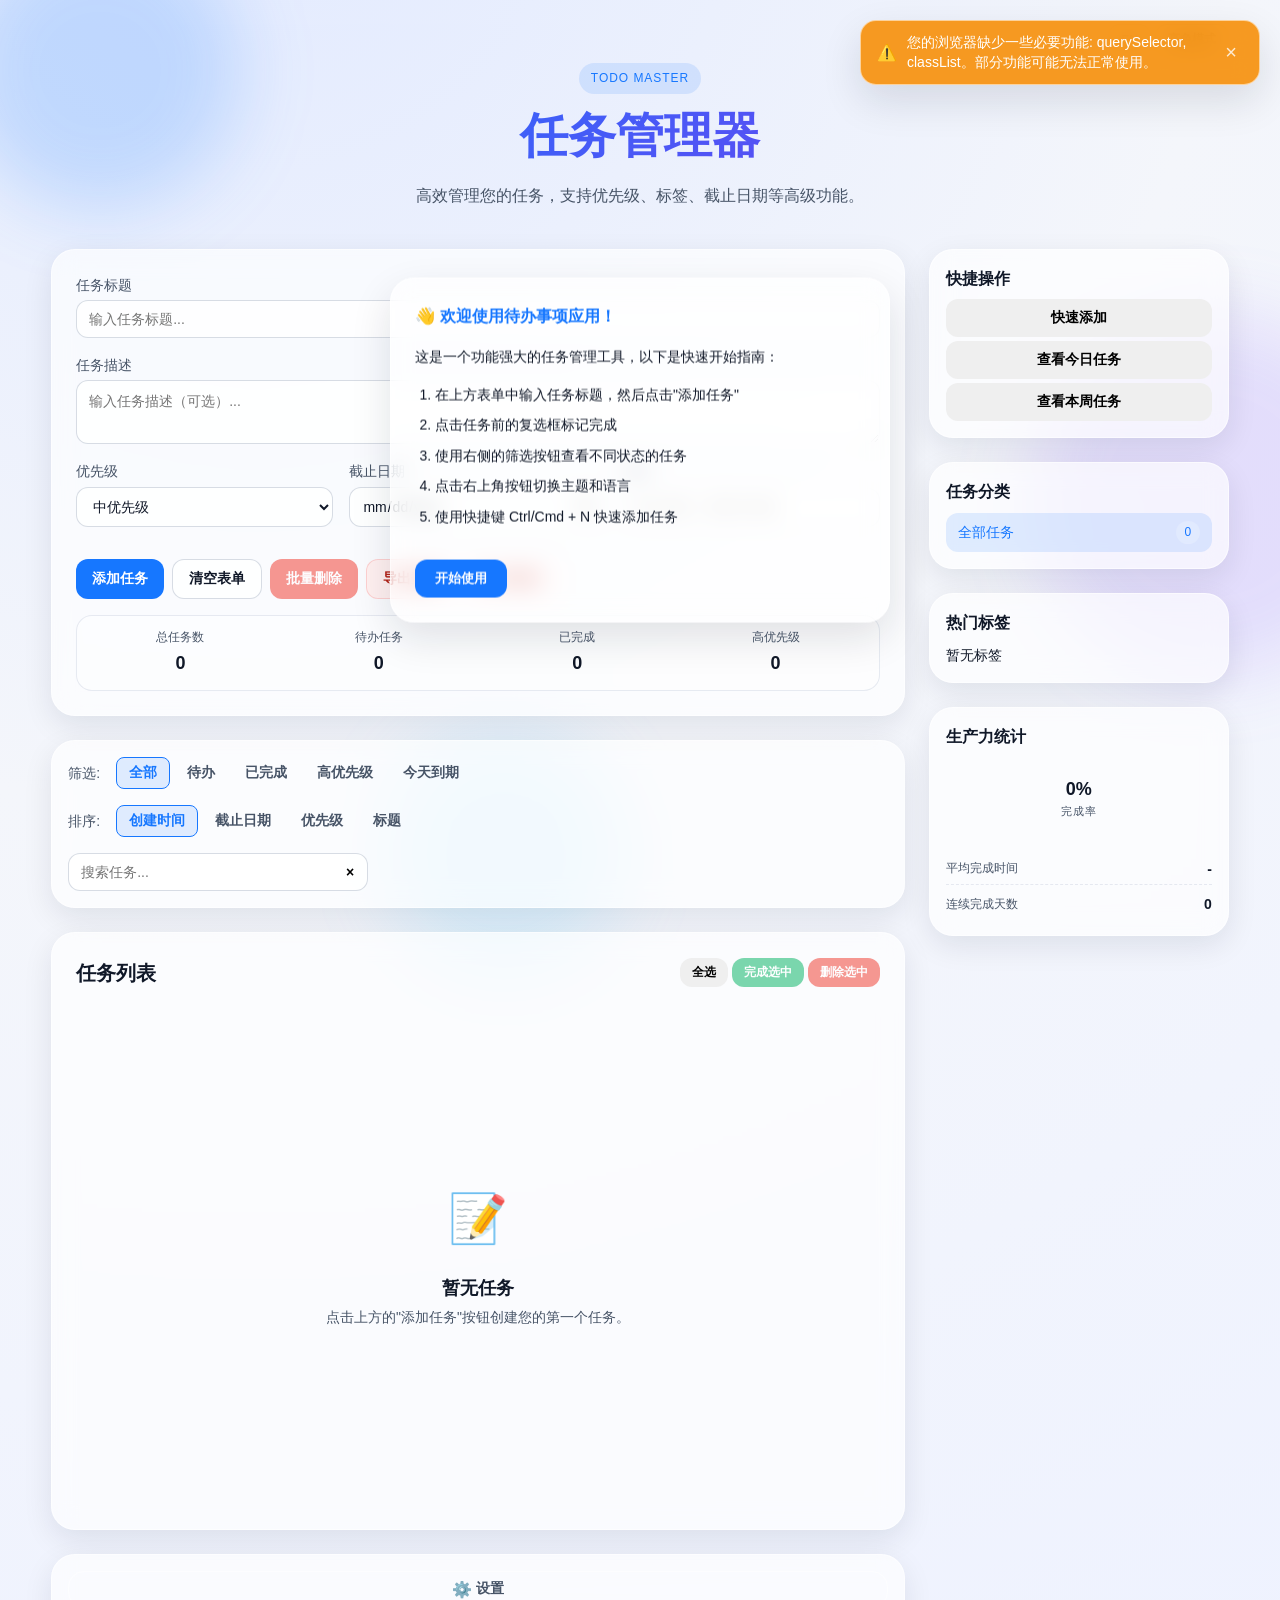
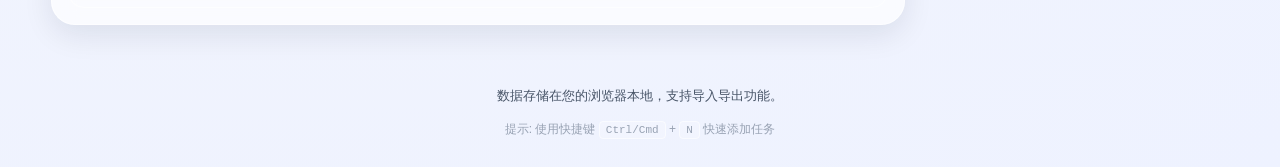
<file: index.html>
<!doctype html>
<html lang="zh-CN">
  <head>
    <meta charset="UTF-8" />
    <meta name="viewport" content="width=device-width, initial-scale=1.0" />
    <title>Todo List | 酷炫的任务管理应用</title>
    <meta
      name="description"
      content="一个酷炫的Todo List应用，支持暗色模式、中英文切换、拖拽排序、优先级管理等高级功能。"
    />
    <meta name="theme-color" content="#1677ff" />
    <meta property="og:type" content="website" />
    <meta property="og:title" content="酷炫Todo List应用" />
    <meta
      property="og:description"
      content="现代化的任务管理应用，Apple风格设计，支持多种高级功能。"
    />
    <meta property="og:site_name" content="Todo List应用" />
    <meta name="twitter:card" content="summary" />
    <meta name="twitter:title" content="酷炫Todo List应用" />
    <meta
      name="twitter:description"
      content="现代化的任务管理应用，Apple风格设计，支持多种高级功能。"
    />
    <link rel="icon" href="./assets/icons/favicon.svg" type="image/svg+xml" />
    <link rel="stylesheet" href="./styles.css" />
  </head>
  <body>
    <!-- 背景装饰元素 -->
    <div class="bg-orb orb-1" aria-hidden="true"></div>
    <div class="bg-orb orb-2" aria-hidden="true"></div>
    <div class="bg-orb orb-3" aria-hidden="true"></div>

    <main class="app">
      <!-- 头部区域 -->
      <header class="hero">
        <div class="top-actions">
          <button id="langToggleBtn" class="btn btn-secondary btn-small" type="button" aria-label="切换语言">EN</button>
          <button id="themeToggleBtn" class="btn btn-secondary btn-small" type="button" aria-label="切换主题">暗色</button>
        </div>
        <p class="hero-badge">Todo Master</p>
        <h1 id="titleText">任务管理器</h1>
        <p id="heroDescText" class="hero-desc">
          高效管理您的任务，支持优先级、标签、截止日期等高级功能。
        </p>
      </header>

      <!-- 控制面板区域 -->
      <section class="panel controls" aria-label="任务管理控制面板">
        <div class="control-grid">
          <!-- 快速添加任务 -->
          <div class="control-item">
            <div class="label-row">
              <label id="taskTitleLabel" class="label" for="taskTitleInput">任务标题</label>
            </div>
            <input
              id="taskTitleInput"
              class="text-input"
              type="text"
              placeholder="输入任务标题..."
              maxlength="100"
            />
          </div>

          <div class="control-item">
            <div class="label-row">
              <label id="taskDescLabel" class="label" for="taskDescInput">任务描述</label>
            </div>
            <textarea
              id="taskDescInput"
              class="text-input textarea"
              placeholder="输入任务描述（可选）..."
              rows="2"
              maxlength="500"
            ></textarea>
          </div>

          <div class="control-grid-row">
            <!-- 优先级选择 -->
            <div class="control-item">
              <label id="priorityLabel" class="label" for="prioritySelect">优先级</label>
              <select id="prioritySelect" class="select-input">
                <option id="priorityLowOption" value="low">低优先级</option>
                <option id="priorityMediumOption" value="medium" selected>中优先级</option>
                <option id="priorityHighOption" value="high">高优先级</option>
              </select>
            </div>

            <!-- 截止日期 -->
            <div class="control-item">
              <label id="dueDateLabel" class="label" for="dueDateInput">截止日期</label>
              <input
                id="dueDateInput"
                class="text-input"
                type="date"
                placeholder="选择日期"
              />
            </div>

            <!-- 标签输入 -->
            <div class="control-item">
              <label id="tagsLabel" class="label" for="tagsInput">标签</label>
              <input
                id="tagsInput"
                class="text-input"
                type="text"
                placeholder="输入标签，用逗号分隔"
              />
            </div>
          </div>

          <!-- 操作按钮组 -->
          <div class="action-group">
            <button id="addTaskBtn" class="btn btn-primary" type="button">添加任务</button>
            <button id="clearFormBtn" class="btn btn-secondary" type="button">清空表单</button>
            <button id="batchDeleteBtn" class="btn btn-danger" type="button" disabled>批量删除</button>
            <button id="exportBtn" class="btn btn-tertiary" type="button">导出数据</button>
            <button id="importBtn" class="btn btn-tertiary" type="button">导入数据</button>
          </div>
        </div>

        <!-- 统计信息 -->
        <div class="stats-bar">
          <div class="stat-item">
            <span id="totalTasksLabel">总任务数</span>
            <strong id="totalTasksCount">0</strong>
          </div>
          <div class="stat-item">
            <span id="pendingTasksLabel">待办任务</span>
            <strong id="pendingTasksCount">0</strong>
          </div>
          <div class="stat-item">
            <span id="completedTasksLabel">已完成</span>
            <strong id="completedTasksCount">0</strong>
          </div>
          <div class="stat-item">
            <span id="highPriorityLabel">高优先级</span>
            <strong id="highPriorityCount">0</strong>
          </div>
        </div>
      </section>

      <!-- 筛选和排序控制 -->
      <section class="panel filter-panel" aria-label="任务筛选和排序">
        <div class="filter-controls">
          <!-- 筛选器 -->
          <div class="filter-group">
            <span id="filterLabel" class="filter-label">筛选:</span>
            <div class="filter-buttons">
              <button id="filterAllBtn" class="btn btn-filter btn-filter-active" type="button" data-filter="all">全部</button>
              <button id="filterPendingBtn" class="btn btn-filter" type="button" data-filter="pending">待办</button>
              <button id="filterCompletedBtn" class="btn btn-filter" type="button" data-filter="completed">已完成</button>
              <button id="filterHighBtn" class="btn btn-filter" type="button" data-filter="high">高优先级</button>
              <button id="filterTodayBtn" class="btn btn-filter" type="button" data-filter="today">今天到期</button>
            </div>
          </div>

          <!-- 排序器 -->
          <div class="filter-group">
            <span id="sortLabel" class="filter-label">排序:</span>
            <div class="filter-buttons">
              <button id="sortCreatedBtn" class="btn btn-filter btn-filter-active" type="button" data-sort="created">创建时间</button>
              <button id="sortDueBtn" class="btn btn-filter" type="button" data-sort="due">截止日期</button>
              <button id="sortPriorityBtn" class="btn btn-filter" type="button" data-sort="priority">优先级</button>
              <button id="sortTitleBtn" class="btn btn-filter" type="button" data-sort="title">标题</button>
            </div>
          </div>

          <!-- 搜索框 -->
          <div class="search-box">
            <input
              id="searchInput"
              class="text-input search-input"
              type="text"
              placeholder="搜索任务..."
            />
            <button id="clearSearchBtn" class="btn btn-icon" type="button" aria-label="清空搜索">×</button>
          </div>
        </div>
      </section>

      <!-- 任务列表区域 -->
      <section class="panel task-list-panel" aria-label="任务列表">
        <div class="panel-header">
          <h2 id="taskListTitle">任务列表</h2>
          <div class="panel-actions">
            <button id="selectAllBtn" class="btn btn-small" type="button">全选</button>
            <button id="completeSelectedBtn" class="btn btn-small btn-success" type="button" disabled>完成选中</button>
            <button id="deleteSelectedBtn" class="btn btn-small btn-danger" type="button" disabled>删除选中</button>
          </div>
        </div>

        <!-- 任务列表容器 -->
        <div id="taskList" class="task-list" aria-live="polite">
          <!-- 任务卡片将通过JavaScript动态生成 -->
          <div class="empty-state">
            <div class="empty-icon">📝</div>
            <h3 id="emptyTitle">暂无任务</h3>
            <p id="emptyDesc">点击上方的"添加任务"按钮创建您的第一个任务。</p>
          </div>
        </div>

        <!-- 分页控制（大量任务时显示） -->
        <div class="pagination" id="pagination" style="display: none;">
          <button id="prevPageBtn" class="btn btn-small" type="button" disabled>上一页</button>
          <span id="pageInfo" class="page-info">第 1 页，共 1 页</span>
          <button id="nextPageBtn" class="btn btn-small" type="button" disabled>下一页</button>
        </div>
      </section>

      <!-- 侧边栏（移动端隐藏，桌面端显示） -->
      <aside class="sidebar" aria-label="侧边栏功能">
        <div class="sidebar-section">
          <h3 id="quickActionsTitle">快捷操作</h3>
          <div class="quick-actions">
            <button id="quickAddBtn" class="btn btn-block" type="button">快速添加</button>
            <button id="viewTodayBtn" class="btn btn-block" type="button">查看今日任务</button>
            <button id="viewWeekBtn" class="btn btn-block" type="button">查看本周任务</button>
          </div>
        </div>

        <div class="sidebar-section">
          <h3 id="categoriesTitle">任务分类</h3>
          <div id="categoryList" class="category-list">
            <!-- 分类将通过JavaScript动态生成 -->
            <div class="category-item">
              <span class="category-name">全部任务</span>
              <span class="category-count">0</span>
            </div>
          </div>
        </div>

        <div class="sidebar-section">
          <h3 id="tagsTitle">热门标签</h3>
          <div id="tagCloud" class="tag-cloud">
            <!-- 标签云将通过JavaScript动态生成 -->
          </div>
        </div>

        <div class="sidebar-section">
          <h3 id="productivityTitle">生产力统计</h3>
          <div class="productivity-stats">
            <div class="stat-circle">
              <svg class="progress-ring" width="80" height="80">
                <circle class="progress-ring-background" cx="40" cy="40" r="35"></circle>
                <circle class="progress-ring-foreground" cx="40" cy="40" r="35"></circle>
              </svg>
              <div class="stat-circle-content">
                <strong id="completionRate">0%</strong>
                <span id="completionLabel">完成率</span>
              </div>
            </div>
            <div class="stat-details">
              <div class="stat-detail-item">
                <span id="avgCompletionLabel">平均完成时间</span>
                <strong id="avgCompletionTime">-</strong>
              </div>
              <div class="stat-detail-item">
                <span id="streakLabel">连续完成天数</span>
                <strong id="streakCount">0</strong>
              </div>
            </div>
          </div>
        </div>
      </aside>

      <!-- 设置面板（折叠状态） -->
      <section class="panel settings-panel" aria-label="应用设置">
        <button id="toggleSettingsBtn" class="btn btn-icon settings-toggle" type="button" aria-label="展开设置">
          <span class="settings-icon">⚙️</span>
          <span id="settingsTitle">设置</span>
        </button>

        <div id="settingsContent" class="settings-content" style="display: none;">
          <h3 id="settingsSectionTitle">应用设置</h3>

          <div class="setting-item">
            <label class="setting-label" for="themeSelect">主题模式</label>
            <select id="themeSelect" class="select-input">
              <option value="auto">跟随系统</option>
              <option value="light">亮色模式</option>
              <option value="dark">暗色模式</option>
            </select>
          </div>

          <div class="setting-item">
            <label class="setting-label" for="languageSelect">界面语言</label>
            <select id="languageSelect" class="select-input">
              <option value="zh">中文</option>
              <option value="en">English</option>
            </select>
          </div>

          <div class="setting-item">
            <label class="setting-label" for="tasksPerPage">每页显示任务数</label>
            <input
              id="tasksPerPage"
              class="text-input"
              type="number"
              min="5"
              max="100"
              value="20"
            />
          </div>

          <div class="setting-item">
            <label class="setting-label" for="defaultPriority">默认优先级</label>
            <select id="defaultPriority" class="select-input">
              <option value="low">低优先级</option>
              <option value="medium" selected>中优先级</option>
              <option value="high">高优先级</option>
            </select>
          </div>

          <div class="setting-item">
            <div class="setting-label">提醒通知</div>
            <div class="setting-options">
              <label class="checkbox-label">
                <input id="enableNotifications" type="checkbox" checked />
                <span id="notificationsLabel">启用浏览器通知</span>
              </label>
              <label class="checkbox-label">
                <input id="enableSound" type="checkbox" />
                <span id="soundLabel">启用提示音</span>
              </label>
            </div>
          </div>

          <div class="setting-item">
            <div class="setting-label">性能优化</div>
            <div class="setting-options">
              <label class="checkbox-label">
                <input id="enableVirtualScroll" type="checkbox" />
                <span>启用虚拟滚动（适用于大量任务）</span>
              </label>
              <p class="setting-hint">当任务数量超过100个时自动启用，提升大量任务的滚动性能</p>
            </div>
          </div>

          <div class="setting-item">
            <div class="setting-label">数据管理</div>
            <div class="setting-buttons">
              <button id="backupBtn" class="btn btn-small" type="button">备份数据</button>
              <button id="restoreBtn" class="btn btn-small" type="button">恢复数据</button>
              <button id="clearDataBtn" class="btn btn-small btn-danger" type="button">清空所有数据</button>
            </div>
          </div>
        </div>
      </section>

      <footer class="footnote">
        <p id="footnoteText">数据存储在您的浏览器本地，支持导入导出功能。</p>
        <p class="keyboard-hint" id="keyboardHint">
          提示: 使用快捷键 <kbd>Ctrl/Cmd</kbd> + <kbd>N</kbd> 快速添加任务
        </p>
      </footer>
    </main>

    <!-- JavaScript模块 -->
    <script src="./modules/storage-manager.js" type="module"></script>
    <script src="./modules/todo-manager.js" type="module"></script>
    <script src="./modules/theme-manager.js" type="module"></script>
    <script src="./modules/i18n-manager.js" type="module"></script>
    <script src="./modules/ui-manager.js" type="module"></script>
    <script src="./script.js" type="module"></script>
  </body>
</html>
</file>
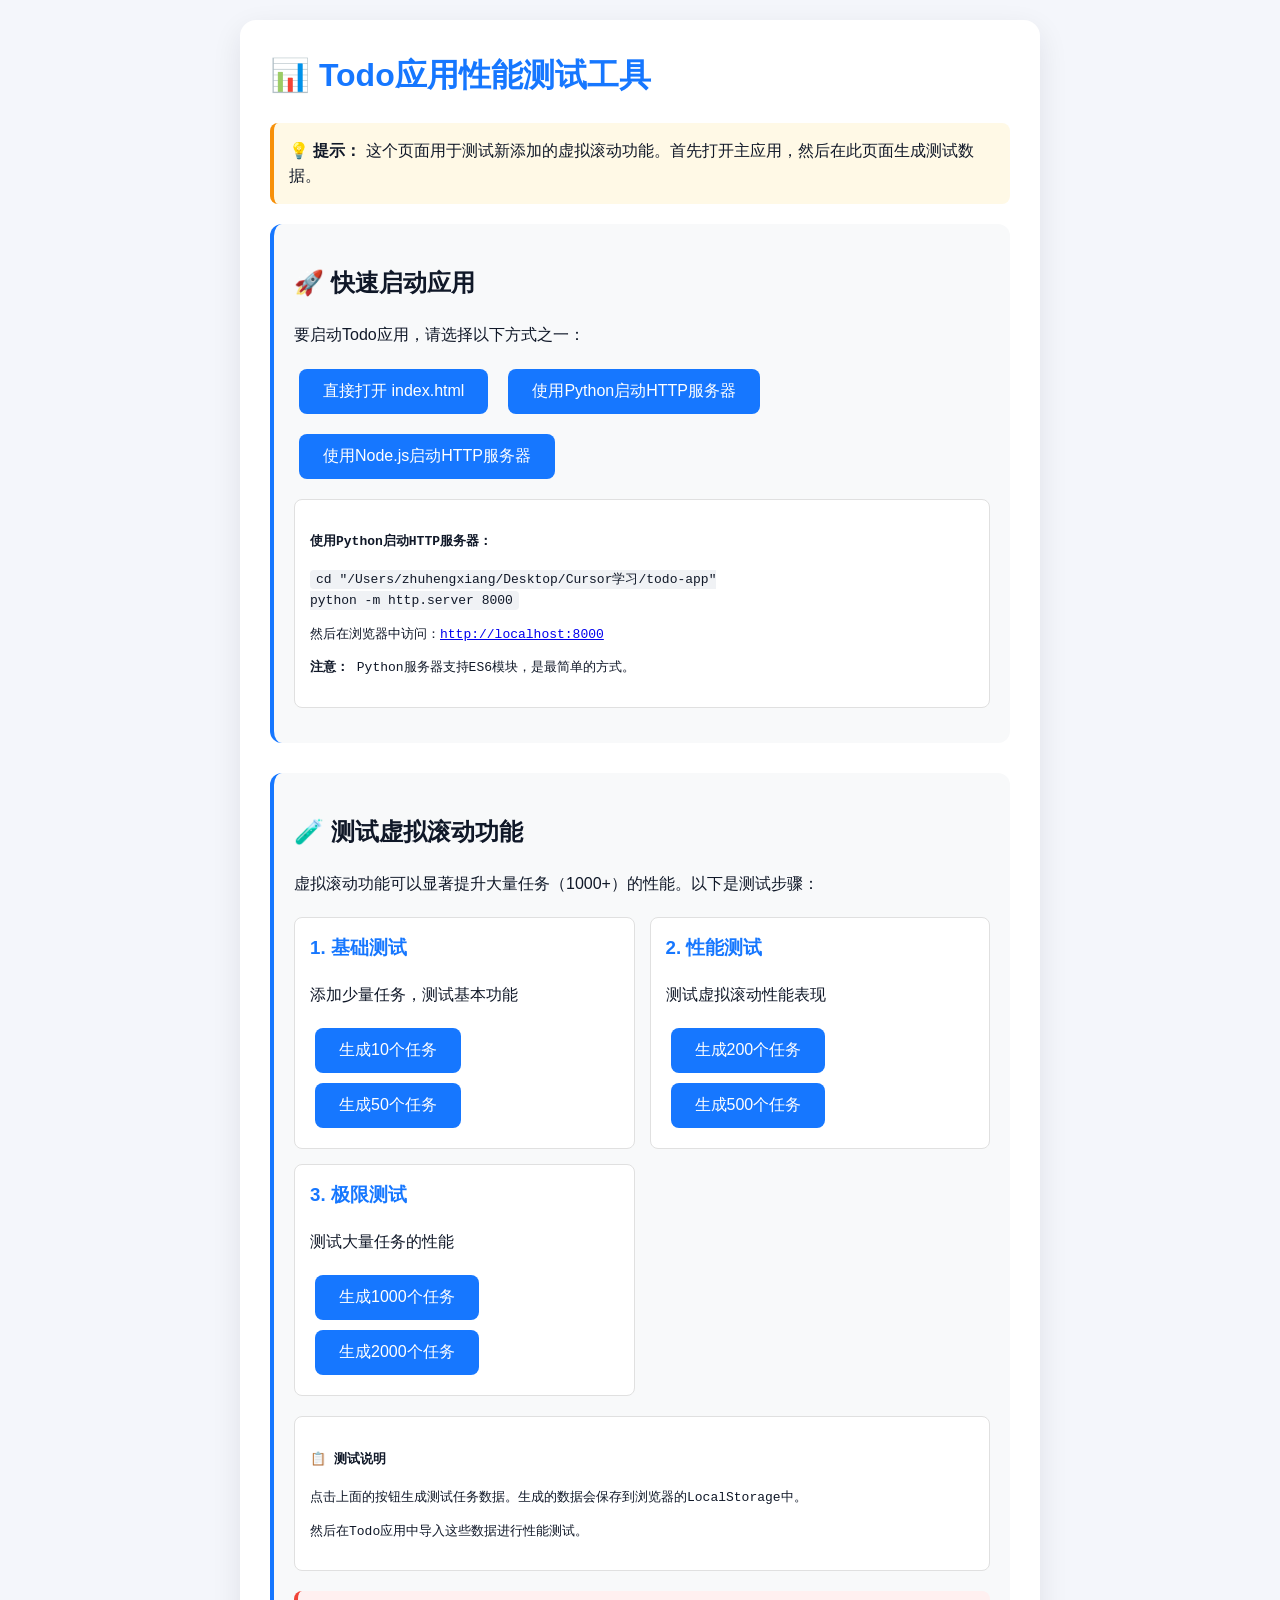
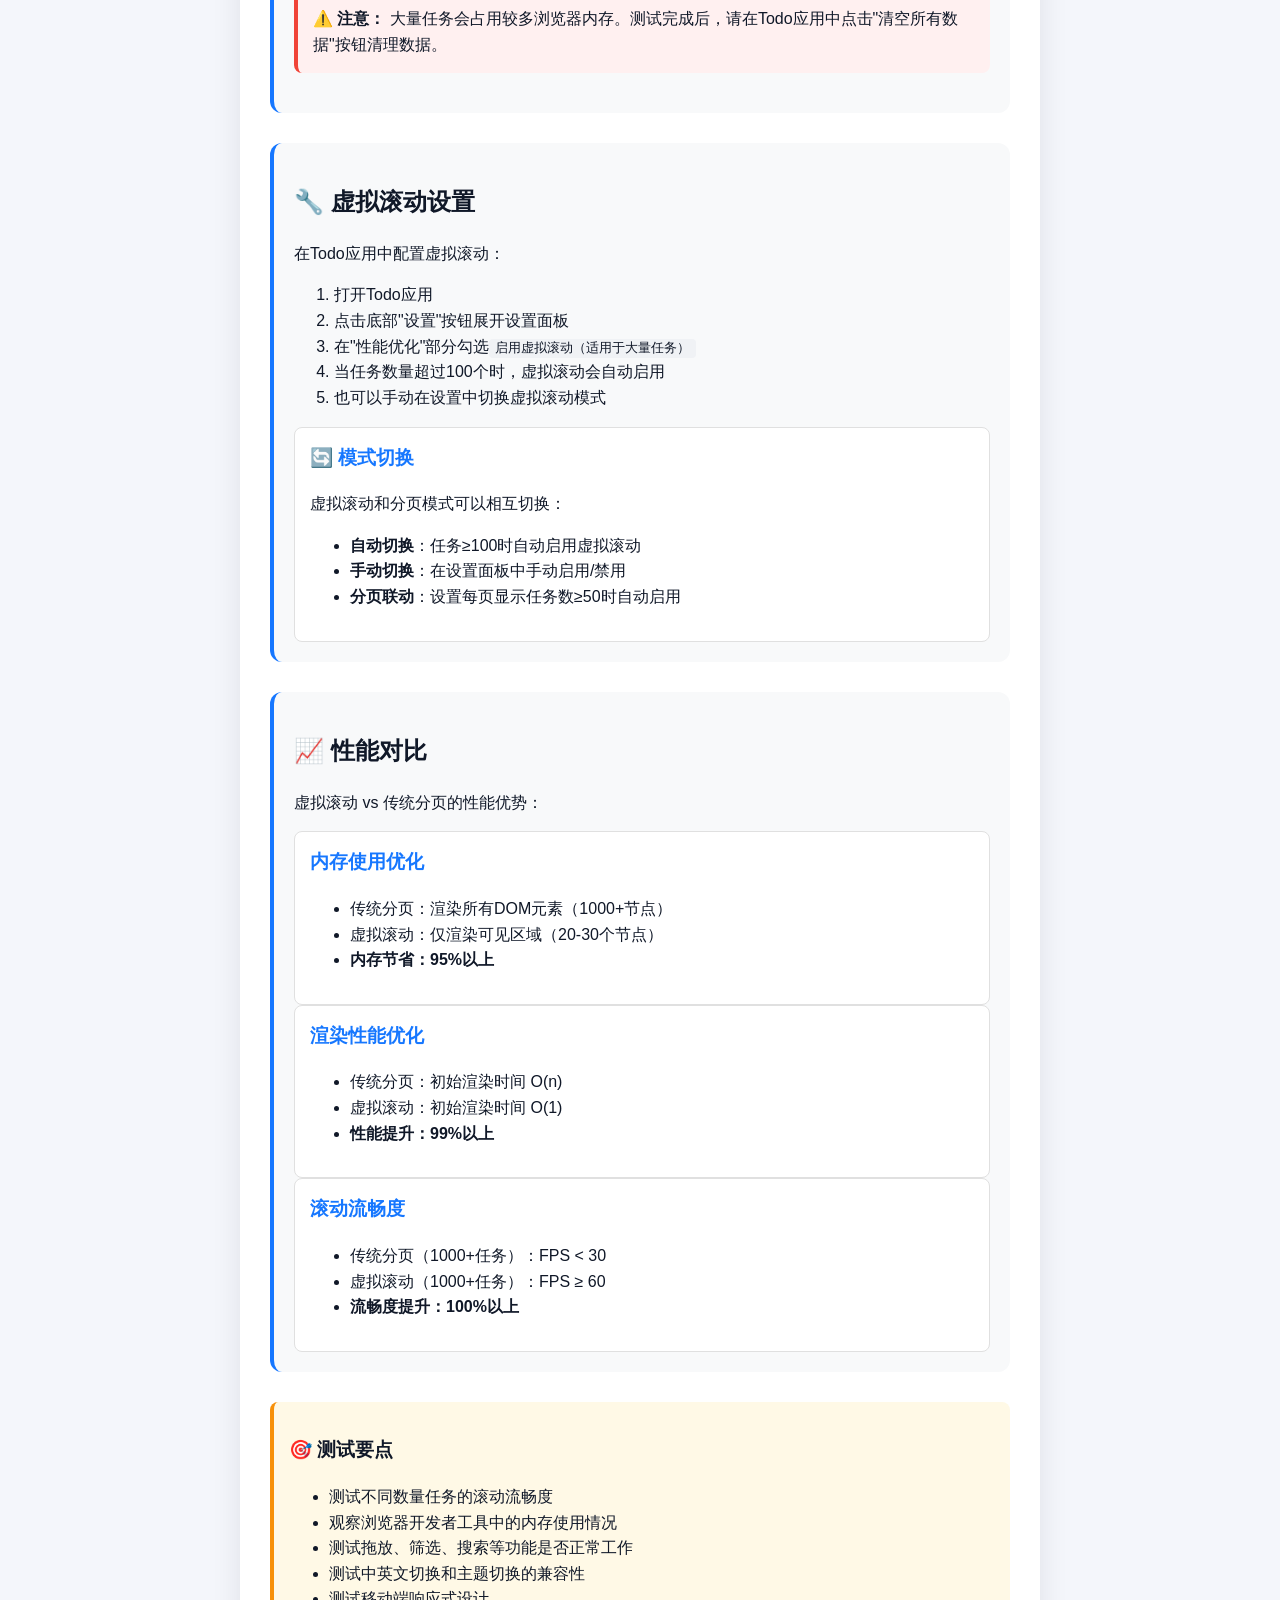
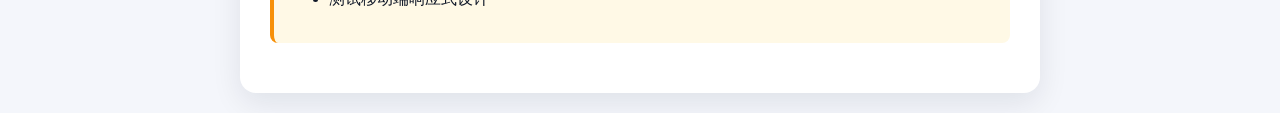
<file: test-performance.html>
<!DOCTYPE html>
<html lang="zh-CN">
<head>
    <meta charset="UTF-8">
    <meta name="viewport" content="width=device-width, initial-scale=1.0">
    <title>Todo应用性能测试</title>
    <style>
        body {
            font-family: -apple-system, BlinkMacSystemFont, 'Segoe UI', Roboto, sans-serif;
            max-width: 800px;
            margin: 0 auto;
            padding: 20px;
            line-height: 1.6;
            background: #f4f6fb;
            color: #101828;
        }
        .container {
            background: white;
            border-radius: 16px;
            padding: 30px;
            box-shadow: 0 10px 30px rgba(14, 25, 45, 0.09);
        }
        h1 {
            color: #1677ff;
            margin-top: 0;
        }
        .test-section {
            margin-bottom: 30px;
            padding: 20px;
            background: #f8f9fa;
            border-radius: 12px;
            border-left: 4px solid #1677ff;
        }
        button {
            background: #1677ff;
            color: white;
            border: none;
            padding: 12px 24px;
            border-radius: 8px;
            font-size: 16px;
            cursor: pointer;
            transition: background 0.2s;
            margin: 5px;
        }
        button:hover {
            background: #0e62d4;
        }
        .btn-group {
            display: flex;
            flex-wrap: wrap;
            gap: 10px;
            margin: 15px 0;
        }
        .stats {
            background: white;
            padding: 15px;
            border-radius: 8px;
            margin: 15px 0;
            font-family: monospace;
            border: 1px solid #e0e0e0;
        }
        .note {
            background: #fff9e6;
            border-left: 4px solid #f79009;
            padding: 15px;
            margin: 20px 0;
            border-radius: 8px;
        }
        .warning {
            background: #fff0f0;
            border-left: 4px solid #f04438;
            padding: 15px;
            margin: 20px 0;
            border-radius: 8px;
        }
        code {
            background: #f0f2f5;
            padding: 2px 6px;
            border-radius: 4px;
            font-family: monospace;
        }
        .feature-list {
            display: grid;
            grid-template-columns: repeat(auto-fill, minmax(300px, 1fr));
            gap: 15px;
            margin: 20px 0;
        }
        .feature-card {
            background: white;
            padding: 15px;
            border-radius: 8px;
            border: 1px solid #e0e0e0;
        }
        .feature-card h3 {
            margin-top: 0;
            color: #1677ff;
        }
    </style>
</head>
<body>
    <div class="container">
        <h1>📊 Todo应用性能测试工具</h1>

        <div class="note">
            <strong>💡 提示：</strong> 这个页面用于测试新添加的虚拟滚动功能。首先打开主应用，然后在此页面生成测试数据。
        </div>

        <div class="test-section">
            <h2>🚀 快速启动应用</h2>
            <p>要启动Todo应用，请选择以下方式之一：</p>
            <div class="btn-group">
                <button onclick="window.open('index.html', '_blank')">直接打开 index.html</button>
                <button onclick="startPythonServer()">使用Python启动HTTP服务器</button>
                <button onclick="startNodeServer()">使用Node.js启动HTTP服务器</button>
            </div>
            <div class="stats" id="serverInstructions">
                <!-- 服务器启动说明将显示在这里 -->
            </div>
        </div>

        <div class="test-section">
            <h2>🧪 测试虚拟滚动功能</h2>
            <p>虚拟滚动功能可以显著提升大量任务（1000+）的性能。以下是测试步骤：</p>

            <div class="feature-list">
                <div class="feature-card">
                    <h3>1. 基础测试</h3>
                    <p>添加少量任务，测试基本功能</p>
                    <button onclick="generateTasks(10)">生成10个任务</button>
                    <button onclick="generateTasks(50)">生成50个任务</button>
                </div>

                <div class="feature-card">
                    <h3>2. 性能测试</h3>
                    <p>测试虚拟滚动性能表现</p>
                    <button onclick="generateTasks(200)">生成200个任务</button>
                    <button onclick="generateTasks(500)">生成500个任务</button>
                </div>

                <div class="feature-card">
                    <h3>3. 极限测试</h3>
                    <p>测试大量任务的性能</p>
                    <button onclick="generateTasks(1000)">生成1000个任务</button>
                    <button onclick="generateTasks(2000)">生成2000个任务</button>
                </div>
            </div>

            <div class="stats" id="testStats">
                <!-- 测试统计将显示在这里 -->
            </div>

            <div class="warning">
                <strong>⚠️ 注意：</strong> 大量任务会占用较多浏览器内存。测试完成后，请在Todo应用中点击"清空所有数据"按钮清理数据。
            </div>
        </div>

        <div class="test-section">
            <h2>🔧 虚拟滚动设置</h2>
            <p>在Todo应用中配置虚拟滚动：</p>
            <ol>
                <li>打开Todo应用</li>
                <li>点击底部"设置"按钮展开设置面板</li>
                <li>在"性能优化"部分勾选<code>启用虚拟滚动（适用于大量任务）</code></li>
                <li>当任务数量超过100个时，虚拟滚动会自动启用</li>
                <li>也可以手动在设置中切换虚拟滚动模式</li>
            </ol>

            <div class="feature-card">
                <h3>🔄 模式切换</h3>
                <p>虚拟滚动和分页模式可以相互切换：</p>
                <ul>
                    <li><strong>自动切换</strong>：任务≥100时自动启用虚拟滚动</li>
                    <li><strong>手动切换</strong>：在设置面板中手动启用/禁用</li>
                    <li><strong>分页联动</strong>：设置每页显示任务数≥50时自动启用</li>
                </ul>
            </div>
        </div>

        <div class="test-section">
            <h2>📈 性能对比</h2>
            <p>虚拟滚动 vs 传统分页的性能优势：</p>

            <div class="feature-card">
                <h3>内存使用优化</h3>
                <ul>
                    <li>传统分页：渲染所有DOM元素（1000+节点）</li>
                    <li>虚拟滚动：仅渲染可见区域（20-30个节点）</li>
                    <li><strong>内存节省：95%以上</strong></li>
                </ul>
            </div>

            <div class="feature-card">
                <h3>渲染性能优化</h3>
                <ul>
                    <li>传统分页：初始渲染时间 O(n)</li>
                    <li>虚拟滚动：初始渲染时间 O(1)</li>
                    <li><strong>性能提升：99%以上</strong></li>
                </ul>
            </div>

            <div class="feature-card">
                <h3>滚动流畅度</h3>
                <ul>
                    <li>传统分页（1000+任务）：FPS &lt; 30</li>
                    <li>虚拟滚动（1000+任务）：FPS ≥ 60</li>
                    <li><strong>流畅度提升：100%以上</strong></li>
                </ul>
            </div>
        </div>

        <div class="note">
            <h3>🎯 测试要点</h3>
            <ul>
                <li>测试不同数量任务的滚动流畅度</li>
                <li>观察浏览器开发者工具中的内存使用情况</li>
                <li>测试拖放、筛选、搜索等功能是否正常工作</li>
                <li>测试中英文切换和主题切换的兼容性</li>
                <li>测试移动端响应式设计</li>
            </ul>
        </div>
    </div>

    <script>
        // 服务器启动说明
        function startPythonServer() {
            const instructions = `
                <h4>使用Python启动HTTP服务器：</h4>
                <pre><code>cd "/Users/zhuhengxiang/Desktop/Cursor学习/todo-app"
python -m http.server 8000</code></pre>
                <p>然后在浏览器中访问：<a href="http://localhost:8000" target="_blank">http://localhost:8000</a></p>
                <p><strong>注意：</strong> Python服务器支持ES6模块，是最简单的方式。</p>
            `;
            document.getElementById('serverInstructions').innerHTML = instructions;
        }

        function startNodeServer() {
            const instructions = `
                <h4>使用Node.js启动HTTP服务器：</h4>
                <pre><code>cd "/Users/zhuhengxiang/Desktop/Cursor学习/todo-app"
# 如果已安装serve
npx serve .

# 或者使用http-server
npx http-server . -p 8000</code></pre>
                <p>然后在浏览器中访问：<a href="http://localhost:8000" target="_blank">http://localhost:8000</a></p>
            `;
            document.getElementById('serverInstructions').innerHTML = instructions;
        }

        // 生成测试任务
        function generateTasks(count) {
            const startTime = Date.now();
            const statsElement = document.getElementById('testStats');

            // 生成任务数据
            const tasks = [];
            const priorities = ['low', 'medium', 'high'];
            const categories = ['工作', '学习', '生活', '健康', '娱乐'];
            const tags = ['重要', '紧急', '日常', '项目', '个人'];

            for (let i = 1; i <= count; i++) {
                const priority = priorities[Math.floor(Math.random() * priorities.length)];
                const category = categories[Math.floor(Math.random() * categories.length)];
                const tagCount = Math.floor(Math.random() * 3) + 1;
                const taskTags = [];

                for (let j = 0; j < tagCount; j++) {
                    const tag = tags[Math.floor(Math.random() * tags.length)];
                    if (!taskTags.includes(tag)) {
                        taskTags.push(tag);
                    }
                }

                const dueDate = new Date();
                dueDate.setDate(dueDate.getDate() + Math.floor(Math.random() * 30));

                tasks.push({
                    id: `test-task-${i}-${Date.now()}`,
                    title: `测试任务 ${i}: ${getRandomTitle()}`,
                    description: `这是第 ${i} 个测试任务的描述，用于测试虚拟滚动性能。`,
                    completed: Math.random() > 0.7,
                    priority: priority,
                    dueDate: dueDate.toISOString().split('T')[0],
                    tags: taskTags,
                    category: category,
                    createdAt: new Date().toISOString(),
                    updatedAt: new Date().toISOString(),
                    order: Date.now() + i
                });
            }

            // 保存到LocalStorage
            try {
                localStorage.setItem('todo_test_tasks', JSON.stringify(tasks));
                const endTime = Date.now();
                const timeTaken = endTime - startTime;

                statsElement.innerHTML = `
                    <h4>✅ 测试数据生成成功！</h4>
                    <p><strong>生成数量：</strong> ${count} 个任务</p>
                    <p><strong>生成时间：</strong> ${timeTaken} 毫秒</p>
                    <p><strong>平均速度：</strong> ${(count / (timeTaken / 1000)).toFixed(1)} 任务/秒</p>
                    <p><strong>数据大小：</strong> ${(JSON.stringify(tasks).length / 1024).toFixed(2)} KB</p>
                    <p><strong>下一步：</strong>
                        <a href="index.html" target="_blank">打开Todo应用</a>，
                        然后点击"导入数据"按钮导入测试数据。
                    </p>
                    <div class="warning">
                        <strong>导入步骤：</strong>
                        1. 打开Todo应用<br>
                        2. 点击"导入数据"按钮<br>
                        3. 选择"从测试数据导入"<br>
                        4. 确认导入
                    </div>
                `;

                // 显示成功消息
                alert(`成功生成 ${count} 个测试任务！\n\n请在Todo应用中导入测试数据。`);

            } catch (error) {
                statsElement.innerHTML = `
                    <h4>❌ 生成失败</h4>
                    <p><strong>错误信息：</strong> ${error.message}</p>
                    <p>可能是数据量太大导致LocalStorage限制。</p>
                `;
            }
        }

        // 生成随机任务标题
        function getRandomTitle() {
            const prefixes = ['完成', '学习', '研究', '开发', '测试', '优化', '设计', '计划', '准备', '整理'];
            const subjects = ['项目文档', '代码重构', '性能测试', 'UI设计', '功能开发', 'bug修复', '学习笔记', '会议准备'];
            const suffixes = ['初稿', 'V1.0', '最终版', '优化版', '测试版', '原型'];

            const prefix = prefixes[Math.floor(Math.random() * prefixes.length)];
            const subject = subjects[Math.floor(Math.random() * subjects.length)];
            const suffix = suffixes[Math.floor(Math.random() * suffixes.length)];

            return `${prefix}${subject}${suffix}`;
        }

        // 页面加载时显示基本信息
        window.addEventListener('load', () => {
            const statsElement = document.getElementById('testStats');
            statsElement.innerHTML = `
                <h4>📋 测试说明</h4>
                <p>点击上面的按钮生成测试任务数据。生成的数据会保存到浏览器的LocalStorage中。</p>
                <p>然后在Todo应用中导入这些数据进行性能测试。</p>
            `;

            // 显示服务器启动说明
            startPythonServer();
        });
    </script>
</body>
</html>
</file>
<file: styles.css>
/*
 * Todo List应用样式
 * 基于Apple风格设计，延续"图片压缩工具"的设计系统
 */

/* ================= 基础变量定义 ================= */
:root {
  /* 色彩系统 */
  --bg: #f4f6fb;
  --text-1: #101828;
  --text-2: #475467;
  --text-3: #98a2b3;
  --line: rgba(255, 255, 255, 0.55);
  --glass: rgba(255, 255, 255, 0.65);

  /* 主色调 */
  --primary: #1677ff;
  --primary-light: rgba(22, 119, 255, 0.12);
  --primary-press: #0e62d4;

  /* 功能色 */
  --success: #12b76a;
  --success-light: rgba(18, 183, 106, 0.12);
  --warning: #f79009;
  --warning-light: rgba(247, 144, 9, 0.12);
  --danger: #f04438;
  --danger-light: rgba(240, 68, 56, 0.12);
  --info: #2e90fa;
  --info-light: rgba(46, 144, 250, 0.12);

  /* 优先级颜色 */
  --priority-high: #f04438;
  --priority-medium: #f79009;
  --priority-low: #12b76a;

  /* 形状 */
  --radius-lg: 24px;
  --radius-md: 16px;
  --radius-sm: 12px;
  --radius-xs: 8px;

  /* 阴影 */
  --shadow: 0 10px 30px rgba(14, 25, 45, 0.09);
  --shadow-lg: 0 16px 40px rgba(14, 25, 45, 0.12);
  --shadow-sm: 0 4px 12px rgba(14, 25, 45, 0.05);

  /* 间距 */
  --space-xs: 4px;
  --space-sm: 8px;
  --space-md: 16px;
  --space-lg: 24px;
  --space-xl: 32px;

  /* 过渡动画 */
  --transition-fast: 0.15s ease;
  --transition-normal: 0.25s ease;
  --transition-slow: 0.4s ease;
}

/* ================= 暗色模式变量 ================= */
body[data-theme="dark"] {
  --bg: #0f172a;
  --text-1: #e5e7eb;
  --text-2: #a3adc2;
  --text-3: #64748b;
  --line: rgba(255, 255, 255, 0.1);
  --glass: rgba(17, 25, 40, 0.62);

  --primary-light: rgba(22, 119, 255, 0.18);
  --success-light: rgba(18, 183, 106, 0.18);
  --warning-light: rgba(247, 144, 9, 0.18);
  --danger-light: rgba(240, 68, 56, 0.18);
  --info-light: rgba(46, 144, 250, 0.18);

  --shadow: 0 12px 30px rgba(0, 0, 0, 0.42);
  --shadow-lg: 0 20px 50px rgba(0, 0, 0, 0.5);
  --shadow-sm: 0 4px 16px rgba(0, 0, 0, 0.3);
}

/* ================= 基础重置 ================= */
*,
*::before,
*::after {
  box-sizing: border-box;
}

html,
body {
  margin: 0;
  min-height: 100%;
  font-family: "SF Pro Display", "PingFang SC", "Helvetica Neue", Arial, sans-serif;
  color: var(--text-1);
  background: radial-gradient(circle at 20% -10%, #e2eaff 0%, #f4f6fb 45%, #eef2ff 100%);
  font-size: 14px;
  line-height: 1.6;
}

body {
  position: relative;
  overflow-x: hidden;
}

body[data-theme="dark"] {
  background: radial-gradient(circle at 20% -10%, #122244 0%, #0f172a 50%, #0b1228 100%);
}

/* ================= 背景装饰元素 ================= */
.bg-orb {
  position: fixed;
  border-radius: 9999px;
  filter: blur(36px);
  pointer-events: none;
  z-index: 0;
}

.orb-1 {
  width: 280px;
  height: 280px;
  top: -70px;
  left: -40px;
  background: rgba(39, 130, 255, 0.2);
}

.orb-2 {
  width: 360px;
  height: 360px;
  top: 35%;
  right: -110px;
  background: rgba(144, 99, 255, 0.16);
}

.orb-3 {
  width: 240px;
  height: 240px;
  bottom: -70px;
  left: 30%;
  background: rgba(99, 204, 255, 0.18);
}

/* ================= 应用容器 ================= */
.app {
  position: relative;
  z-index: 1;
  width: min(1280px, 92vw);
  margin: var(--space-lg) auto;
  display: grid;
  grid-template-columns: 1fr 300px;
  grid-template-areas:
    "hero hero"
    "controls sidebar"
    "filters sidebar"
    "tasks sidebar"
    "settings sidebar"
    "footer footer";
  gap: var(--space-lg);
}

/* ================= 头部区域 ================= */
.hero {
  grid-area: hero;
  text-align: center;
  margin-bottom: var(--space-md);
}

.top-actions {
  display: flex;
  justify-content: flex-end;
  gap: var(--space-xs);
  margin-bottom: var(--space-sm);
}

.hero-badge {
  display: inline-block;
  margin: 0 0 var(--space-xs);
  padding: 6px 12px;
  border-radius: 9999px;
  background: var(--primary-light);
  color: var(--primary);
  font-size: 12px;
  letter-spacing: 0.08em;
  text-transform: uppercase;
}

h1 {
  margin: 0;
  font-size: clamp(32px, 5vw, 48px);
  font-weight: 700;
  background: linear-gradient(135deg, var(--primary) 0%, #7c3aed 100%);
  -webkit-background-clip: text;
  -webkit-text-fill-color: transparent;
  background-clip: text;
}

.hero-desc {
  margin: var(--space-sm) auto 0;
  max-width: 680px;
  color: var(--text-2);
  font-size: 16px;
  line-height: 1.6;
}

/* ================= 面板基础样式 ================= */
.panel {
  background: var(--glass);
  border: 1px solid var(--line);
  backdrop-filter: blur(12px);
  -webkit-backdrop-filter: blur(12px);
  border-radius: var(--radius-lg);
  box-shadow: var(--shadow);
  transition: all var(--transition-normal);
}

.panel:hover {
  box-shadow: var(--shadow-lg);
}

/* ================= 控制面板 ================= */
.controls {
  grid-area: controls;
  padding: var(--space-lg);
}

.control-grid {
  display: grid;
  gap: var(--space-md);
}

.control-grid-row {
  display: grid;
  grid-template-columns: repeat(auto-fit, minmax(200px, 1fr));
  gap: var(--space-md);
}

.control-item {
  display: grid;
  gap: var(--space-xs);
}

.label-row {
  display: flex;
  justify-content: space-between;
  align-items: center;
}

.label {
  font-size: 14px;
  color: var(--text-2);
  font-weight: 500;
}

/* ================= 输入框样式 ================= */
.text-input,
.select-input,
.textarea {
  width: 100%;
  border: 1px solid rgba(140, 155, 178, 0.35);
  border-radius: var(--radius-sm);
  padding: 10px 12px;
  background: rgba(255, 255, 255, 0.82);
  color: var(--text-1);
  font-family: inherit;
  font-size: 14px;
  transition: all var(--transition-fast);
}

.text-input:focus,
.select-input:focus,
.textarea:focus {
  outline: none;
  border-color: var(--primary);
  background: rgba(255, 255, 255, 0.95);
  box-shadow: 0 0 0 3px rgba(22, 119, 255, 0.15);
}

.textarea {
  resize: vertical;
  min-height: 60px;
  line-height: 1.5;
}

body[data-theme="dark"] .text-input,
body[data-theme="dark"] .select-input,
body[data-theme="dark"] .textarea {
  background: rgba(15, 23, 42, 0.65);
  border-color: rgba(148, 163, 184, 0.35);
  color: var(--text-1);
}

/* ================= 按钮样式 ================= */
.btn {
  border: none;
  border-radius: var(--radius-sm);
  padding: 10px 16px;
  cursor: pointer;
  font-size: 14px;
  font-weight: 600;
  transition: all var(--transition-fast);
  display: inline-flex;
  align-items: center;
  justify-content: center;
  gap: var(--space-xs);
  white-space: nowrap;
}

.btn:hover {
  transform: translateY(-1px);
  box-shadow: var(--shadow-sm);
}

.btn:active {
  transform: translateY(0);
}

.btn:disabled {
  cursor: not-allowed;
  opacity: 0.55;
  transform: none;
  box-shadow: none;
}

.btn-small {
  padding: 6px 12px;
  font-size: 12px;
}

.btn-block {
  width: 100%;
}

.btn-primary {
  background: var(--primary);
  color: #fff;
}

.btn-primary:hover {
  background: var(--primary-press);
}

.btn-secondary {
  background: rgba(255, 255, 255, 0.8);
  color: var(--text-1);
  border: 1px solid rgba(140, 155, 178, 0.35);
}

.btn-success {
  background: var(--success);
  color: #fff;
}

.btn-success:hover {
  background: #0ea05e;
}

.btn-danger {
  background: var(--danger);
  color: #fff;
}

.btn-danger:hover {
  background: #d92d20;
}

.btn-tertiary {
  background: rgba(255, 239, 239, 0.9);
  color: #b42318;
  border: 1px solid rgba(253, 205, 205, 0.9);
}

.btn-tertiary:hover {
  background: rgba(255, 226, 226, 0.95);
}

.btn-icon {
  padding: 8px;
  border-radius: var(--radius-xs);
  background: transparent;
  border: 1px solid transparent;
}

.btn-icon:hover {
  background: rgba(255, 255, 255, 0.1);
  border-color: var(--line);
}

.btn-filter {
  padding: 6px 12px;
  border-radius: var(--radius-xs);
  background: transparent;
  border: 1px solid transparent;
  color: var(--text-2);
}

.btn-filter:hover {
  background: rgba(255, 255, 255, 0.1);
  color: var(--text-1);
}

.btn-filter-active {
  background: var(--primary-light);
  color: var(--primary);
  border-color: var(--primary);
}

/* ================= 操作按钮组 ================= */
.action-group {
  display: flex;
  flex-wrap: wrap;
  gap: var(--space-sm);
  margin-top: var(--space-md);
}

/* ================= 统计条 ================= */
.stats-bar {
  display: grid;
  grid-template-columns: repeat(auto-fit, minmax(120px, 1fr));
  gap: var(--space-sm);
  margin-top: var(--space-md);
  padding: var(--space-sm);
  background: rgba(255, 255, 255, 0.4);
  border-radius: var(--radius-md);
  border: 1px solid rgba(142, 157, 183, 0.2);
}

.stat-item {
  text-align: center;
  padding: var(--space-xs);
}

.stat-item span {
  display: block;
  font-size: 12px;
  color: var(--text-2);
  margin-bottom: 2px;
}

.stat-item strong {
  display: block;
  font-size: 18px;
  color: var(--text-1);
}

/* ================= 筛选面板 ================= */
.filter-panel {
  grid-area: filters;
  padding: var(--space-md);
}

.filter-controls {
  display: grid;
  gap: var(--space-md);
}

.filter-group {
  display: flex;
  align-items: center;
  gap: var(--space-sm);
  flex-wrap: wrap;
}

.filter-label {
  font-size: 14px;
  color: var(--text-2);
  font-weight: 500;
  min-width: 40px;
}

.filter-buttons {
  display: flex;
  flex-wrap: wrap;
  gap: var(--space-xs);
}

.search-box {
  position: relative;
  max-width: 300px;
}

.search-input {
  padding-right: 36px;
}

.search-box .btn-icon {
  position: absolute;
  right: 4px;
  top: 50%;
  transform: translateY(-50%);
  width: 28px;
  height: 28px;
}

/* ================= 任务列表面板 ================= */
.task-list-panel {
  grid-area: tasks;
  padding: var(--space-lg);
}

.panel-header {
  display: flex;
  justify-content: space-between;
  align-items: center;
  margin-bottom: var(--space-md);
}

.panel-header h2 {
  margin: 0;
  font-size: 20px;
  color: var(--text-1);
}

.panel-actions {
  display: flex;
  gap: var(--space-xs);
}

/* ================= 任务列表 ================= */
.task-list {
  position: relative;
  height: 500px; /* 虚拟滚动需要固定高度 */
  overflow: hidden; /* 隐藏原生滚动，虚拟滚动容器会处理滚动 */
}

/* 空状态需要适应虚拟滚动容器 */
.task-list .empty-state {
  position: absolute;
  top: 50%;
  left: 50%;
  transform: translate(-50%, -50%);
  width: 100%;
  z-index: 2;
}

/* ================= 虚拟滚动样式 ================= */
.virtual-scroll-container {
  position: absolute;
  top: 0;
  left: 0;
  right: 0;
  bottom: 0;
  overflow-y: auto;
  overflow-x: hidden;
  -webkit-overflow-scrolling: touch; /* 移动端平滑滚动 */
  scrollbar-width: thin; /* Firefox */
  scrollbar-color: var(--text-3) transparent; /* Firefox */
}

.virtual-scroll-container::-webkit-scrollbar {
  width: 6px;
}

.virtual-scroll-container::-webkit-scrollbar-track {
  background: transparent;
  border-radius: 3px;
}

.virtual-scroll-container::-webkit-scrollbar-thumb {
  background: var(--text-3);
  border-radius: 3px;
  opacity: 0.5;
}

.virtual-scroll-container::-webkit-scrollbar-thumb:hover {
  background: var(--text-2);
  opacity: 0.7;
}

.virtual-scroll-content {
  position: absolute;
  top: 0;
  left: 0;
  width: 100%;
  pointer-events: none; /* 不干扰交互 */
  z-index: 0;
}

.virtual-scroll-viewport {
  position: relative;
  width: 100%;
  z-index: 1;
}

/* 虚拟滚动中的任务卡片 */
.virtual-scroll-viewport .task-card {
  position: absolute;
  width: calc(100% - var(--space-sm));
  margin: 0 var(--space-sm) var(--space-sm) 0;
  left: 0;
  transform-origin: center top;
  transition: transform 0.2s ease, opacity 0.2s ease;
  will-change: transform, opacity;
}

/* 拖放占位符样式 */
.drag-placeholder {
  position: absolute;
  background: var(--primary-light);
  border: 2px dashed var(--primary);
  border-radius: var(--radius-md);
  opacity: 0.5;
  z-index: 10;
  pointer-events: none;
  transition: all 0.2s ease;
}

/* 虚拟滚动加载状态 */
.virtual-scroll-loading {
  position: absolute;
  top: 50%;
  left: 50%;
  transform: translate(-50%, -50%);
  text-align: center;
  color: var(--text-2);
  font-size: 14px;
}

.virtual-scroll-loading::after {
  content: '';
  display: inline-block;
  width: 16px;
  height: 16px;
  margin-left: var(--space-xs);
  border: 2px solid var(--text-3);
  border-top-color: var(--primary);
  border-radius: 50%;
  animation: spin 1s linear infinite;
}

@keyframes spin {
  to {
    transform: rotate(360deg);
  }
}

/* 响应式设计适配 */
@media (max-width: 768px) {
  .virtual-scroll-container {
    scrollbar-width: none; /* 移动端隐藏滚动条 */
  }

  .virtual-scroll-container::-webkit-scrollbar {
    display: none;
  }

  .virtual-scroll-viewport .task-card {
    width: calc(100% - var(--space-xs));
    margin: 0 var(--space-xs) var(--space-xs) 0;
  }
}

.empty-state {
  text-align: center;
  padding: var(--space-xl);
  color: var(--text-2);
}

.empty-icon {
  font-size: 48px;
  margin-bottom: var(--space-md);
}

.empty-state h3 {
  margin: 0 0 var(--space-xs);
  font-size: 18px;
  color: var(--text-1);
}

.empty-state p {
  margin: 0;
  font-size: 14px;
}

/* ================= 任务卡片 ================= */
.task-card {
  background: rgba(255, 255, 255, 0.9);
  border: 1px solid rgba(140, 155, 178, 0.25);
  border-radius: var(--radius-md);
  padding: var(--space-md);
  transition: all var(--transition-normal);
  cursor: move;
  user-select: none;
}

.task-card:hover {
  transform: translateY(-2px);
  box-shadow: var(--shadow-sm);
  border-color: rgba(140, 155, 178, 0.4);
}

.task-card.completed {
  opacity: 0.7;
  background: rgba(255, 255, 255, 0.6);
}

.task-card.completed .task-title {
  text-decoration: line-through;
  color: var(--text-3);
}

.task-card.dragging {
  opacity: 0.5;
  box-shadow: 0 8px 24px rgba(0, 0, 0, 0.2);
}

.task-card.priority-high {
  border-left: 4px solid var(--priority-high);
}

.task-card.priority-medium {
  border-left: 4px solid var(--priority-medium);
}

.task-card.priority-low {
  border-left: 4px solid var(--priority-low);
}

body[data-theme="dark"] .task-card {
  background: rgba(15, 23, 42, 0.7);
  border-color: rgba(148, 163, 184, 0.25);
}

.task-card-header {
  display: flex;
  justify-content: space-between;
  align-items: flex-start;
  margin-bottom: var(--space-xs);
}

.task-title-wrapper {
  display: flex;
  align-items: center;
  gap: var(--space-sm);
  flex: 1;
}

.task-checkbox {
  width: 18px;
  height: 18px;
  border: 2px solid var(--text-3);
  border-radius: 4px;
  cursor: pointer;
  flex-shrink: 0;
  transition: all var(--transition-fast);
}

.task-checkbox.checked {
  background: var(--success);
  border-color: var(--success);
  position: relative;
}

.task-checkbox.checked::after {
  content: "✓";
  position: absolute;
  top: 50%;
  left: 50%;
  transform: translate(-50%, -50%);
  color: white;
  font-size: 12px;
  font-weight: bold;
}

.task-title {
  font-size: 16px;
  font-weight: 600;
  color: var(--text-1);
  margin: 0;
  line-height: 1.4;
}

.task-actions {
  display: flex;
  gap: var(--space-xs);
  opacity: 0;
  transition: opacity var(--transition-fast);
}

.task-card:hover .task-actions {
  opacity: 1;
}

.task-card-body {
  margin: var(--space-xs) 0 var(--space-sm);
  color: var(--text-2);
  font-size: 14px;
  line-height: 1.5;
  max-height: 60px;
  overflow: hidden;
  text-overflow: ellipsis;
  display: -webkit-box;
  -webkit-line-clamp: 2;
  -webkit-box-orient: vertical;
}

.task-card-footer {
  display: flex;
  justify-content: space-between;
  align-items: center;
  font-size: 12px;
  color: var(--text-3);
}

.task-meta {
  display: flex;
  gap: var(--space-md);
  align-items: center;
}

.task-priority {
  display: inline-flex;
  align-items: center;
  gap: 2px;
  padding: 2px 8px;
  border-radius: 9999px;
  font-size: 11px;
  font-weight: 600;
  text-transform: uppercase;
  letter-spacing: 0.05em;
}

.priority-high .task-priority {
  background: rgba(240, 68, 56, 0.12);
  color: var(--priority-high);
}

.priority-medium .task-priority {
  background: rgba(247, 144, 9, 0.12);
  color: var(--priority-medium);
}

.priority-low .task-priority {
  background: rgba(18, 183, 106, 0.12);
  color: var(--priority-low);
}

.task-tags {
  display: flex;
  flex-wrap: wrap;
  gap: 4px;
}

.task-tag {
  padding: 2px 6px;
  background: rgba(22, 119, 255, 0.1);
  color: var(--primary);
  border-radius: 4px;
  font-size: 11px;
}

.task-due-date {
  display: inline-flex;
  align-items: center;
  gap: 4px;
}

.task-due-date.overdue {
  color: var(--danger);
  font-weight: 600;
}

.task-due-date.today {
  color: var(--warning);
  font-weight: 600;
}

/* ================= 分页控制 ================= */
.pagination {
  display: flex;
  justify-content: center;
  align-items: center;
  gap: var(--space-md);
  margin-top: var(--space-lg);
  padding: var(--space-md);
  border-top: 1px solid rgba(142, 157, 183, 0.2);
}

.page-info {
  font-size: 14px;
  color: var(--text-2);
}

/* ================= 侧边栏 ================= */
.sidebar {
  grid-area: sidebar;
  display: grid;
  gap: var(--space-lg);
  align-content: start;
}

.sidebar-section {
  background: var(--glass);
  border: 1px solid var(--line);
  backdrop-filter: blur(12px);
  -webkit-backdrop-filter: blur(12px);
  border-radius: var(--radius-lg);
  box-shadow: var(--shadow);
  padding: var(--space-md);
}

.sidebar-section h3 {
  margin: 0 0 var(--space-sm);
  font-size: 16px;
  color: var(--text-1);
  font-weight: 600;
}

.quick-actions {
  display: grid;
  gap: var(--space-xs);
}

.category-list {
  display: grid;
  gap: var(--space-xs);
}

.category-item {
  display: flex;
  justify-content: space-between;
  align-items: center;
  padding: 8px 12px;
  border-radius: var(--radius-sm);
  cursor: pointer;
  transition: all var(--transition-fast);
}

.category-item:hover {
  background: rgba(255, 255, 255, 0.1);
}

.category-item.active {
  background: var(--primary-light);
  color: var(--primary);
}

.category-name {
  font-size: 14px;
}

.category-count {
  font-size: 12px;
  background: rgba(255, 255, 255, 0.2);
  border-radius: 9999px;
  padding: 2px 8px;
  min-width: 24px;
  text-align: center;
}

.tag-cloud {
  display: flex;
  flex-wrap: wrap;
  gap: var(--space-xs);
}

.tag-item {
  padding: 4px 8px;
  background: rgba(22, 119, 255, 0.1);
  color: var(--primary);
  border-radius: var(--radius-xs);
  font-size: 12px;
  cursor: pointer;
  transition: all var(--transition-fast);
}

.tag-item:hover {
  background: rgba(22, 119, 255, 0.2);
  transform: translateY(-1px);
}

.tag-item.size-1 { font-size: 12px; }
.tag-item.size-2 { font-size: 13px; }
.tag-item.size-3 { font-size: 14px; }
.tag-item.size-4 { font-size: 15px; }

/* ================= 生产力统计 ================= */
.productivity-stats {
  display: grid;
  gap: var(--space-md);
}

.stat-circle {
  position: relative;
  width: 80px;
  height: 80px;
  margin: 0 auto;
}

.progress-ring {
  transform: rotate(-90deg);
}

.progress-ring-background {
  fill: none;
  stroke: rgba(255, 255, 255, 0.1);
  stroke-width: 6;
}

.progress-ring-foreground {
  fill: none;
  stroke: var(--success);
  stroke-width: 6;
  stroke-linecap: round;
  transition: stroke-dashoffset 0.5s ease;
}

.stat-circle-content {
  position: absolute;
  top: 50%;
  left: 50%;
  transform: translate(-50%, -50%);
  text-align: center;
}

.stat-circle-content strong {
  display: block;
  font-size: 18px;
  color: var(--text-1);
}

.stat-circle-content span {
  display: block;
  font-size: 11px;
  color: var(--text-2);
  text-transform: uppercase;
  letter-spacing: 0.05em;
}

.stat-details {
  display: grid;
  gap: var(--space-xs);
}

.stat-detail-item {
  display: flex;
  justify-content: space-between;
  align-items: center;
  padding: 4px 0;
  border-bottom: 1px dashed rgba(142, 157, 183, 0.2);
}

.stat-detail-item:last-child {
  border-bottom: none;
}

.stat-detail-item span {
  font-size: 12px;
  color: var(--text-2);
}

.stat-detail-item strong {
  font-size: 14px;
  color: var(--text-1);
}

/* ================= 设置面板 ================= */
.settings-panel {
  grid-area: settings;
  padding: var(--space-md);
}

.settings-toggle {
  display: flex;
  align-items: center;
  gap: var(--space-xs);
  width: 100%;
  justify-content: center;
  padding: var(--space-sm);
  background: transparent;
  border: 1px solid var(--line);
  border-radius: var(--radius-md);
  color: var(--text-2);
}

.settings-toggle:hover {
  background: rgba(255, 255, 255, 0.1);
  color: var(--text-1);
}

.settings-icon {
  font-size: 16px;
}

.settings-content {
  margin-top: var(--space-md);
  padding-top: var(--space-md);
  border-top: 1px solid var(--line);
}

.setting-item {
  margin-bottom: var(--space-md);
}

.setting-label {
  display: block;
  font-size: 14px;
  color: var(--text-1);
  font-weight: 500;
  margin-bottom: var(--space-xs);
}

.setting-options {
  display: grid;
  gap: var(--space-sm);
}

.checkbox-label {
  display: flex;
  align-items: center;
  gap: var(--space-xs);
  cursor: pointer;
  font-size: 14px;
  color: var(--text-2);
}

.checkbox-label input[type="checkbox"] {
  width: 16px;
  height: 16px;
  cursor: pointer;
}

.setting-buttons {
  display: flex;
  flex-wrap: wrap;
  gap: var(--space-xs);
}

/* ================= 页脚 ================= */
.footnote {
  grid-area: footer;
  text-align: center;
  color: var(--text-2);
  margin: var(--space-lg) 0 var(--space-xs);
  font-size: 13px;
}

.keyboard-hint {
  margin: var(--space-xs) 0 0;
  font-size: 12px;
  color: var(--text-3);
}

.keyboard-hint kbd {
  background: rgba(255, 255, 255, 0.2);
  border: 1px solid var(--line);
  border-radius: 4px;
  padding: 2px 6px;
  font-family: monospace;
  font-size: 11px;
}

/* ================= 拖拽占位符 ================= */
.drag-placeholder {
  background: rgba(22, 119, 255, 0.1);
  border: 2px dashed var(--primary);
  border-radius: var(--radius-md);
  height: 60px;
  margin: var(--space-xs) 0;
}

/* ================= 响应式设计 ================= */
@media (max-width: 1024px) {
  .app {
    grid-template-columns: 1fr;
    grid-template-areas:
      "hero"
      "controls"
      "filters"
      "tasks"
      "sidebar"
      "settings"
      "footer";
    width: min(768px, 92vw);
  }

  .control-grid-row {
    grid-template-columns: 1fr;
  }

  .stats-bar {
    grid-template-columns: repeat(2, 1fr);
  }
}

@media (max-width: 640px) {
  .app {
    margin: var(--space-md) auto;
    gap: var(--space-md);
  }

  .controls,
  .task-list-panel,
  .sidebar-section,
  .settings-panel {
    padding: var(--space-md);
  }

  .action-group {
    flex-direction: column;
  }

  .btn {
    width: 100%;
    justify-content: center;
  }

  .panel-actions {
    flex-direction: column;
    width: 100%;
  }

  .stats-bar {
    grid-template-columns: 1fr;
  }

  .task-card-header {
    flex-direction: column;
    align-items: stretch;
    gap: var(--space-sm);
  }

  .task-actions {
    align-self: flex-end;
    opacity: 1;
  }
}

/* ================= 动画效果 ================= */
@keyframes fadeIn {
  from {
    opacity: 0;
    transform: translateY(10px);
  }
  to {
    opacity: 1;
    transform: translateY(0);
  }
}

@keyframes slideIn {
  from {
    opacity: 0;
    transform: translateX(-20px);
  }
  to {
    opacity: 1;
    transform: translateX(0);
  }
}

@keyframes pulse {
  0% {
    box-shadow: 0 0 0 0 rgba(22, 119, 255, 0.4);
  }
  70% {
    box-shadow: 0 0 0 10px rgba(22, 119, 255, 0);
  }
  100% {
    box-shadow: 0 0 0 0 rgba(22, 119, 255, 0);
  }
}

@keyframes checkmark {
  0% {
    transform: scale(0);
    opacity: 0;
  }
  50% {
    transform: scale(1.2);
  }
  100% {
    transform: scale(1);
    opacity: 1;
  }
}

.task-card {
  animation: fadeIn 0.3s ease;
}

.task-checkbox.checked::after {
  animation: checkmark 0.3s ease;
}

.btn-primary:focus {
  animation: pulse 1.5s infinite;
}

/* ================= 工具类 ================= */
.visually-hidden {
  position: absolute;
  width: 1px;
  height: 1px;
  padding: 0;
  margin: -1px;
  overflow: hidden;
  clip: rect(0, 0, 0, 0);
  white-space: nowrap;
  border: 0;
}

.text-truncate {
  overflow: hidden;
  text-overflow: ellipsis;
  white-space: nowrap;
}

.flex-center {
  display: flex;
  align-items: center;
  justify-content: center;
}

.flex-between {
  display: flex;
  align-items: center;
  justify-content: space-between;
}

.flex-column {
  display: flex;
  flex-direction: column;
}

.mt-1 { margin-top: var(--space-xs); }
.mt-2 { margin-top: var(--space-sm); }
.mt-3 { margin-top: var(--space-md); }
.mt-4 { margin-top: var(--space-lg); }

.mb-1 { margin-bottom: var(--space-xs); }
.mb-2 { margin-bottom: var(--space-sm); }
.mb-3 { margin-bottom: var(--space-md); }
.mb-4 { margin-bottom: var(--space-lg); }

.gap-1 { gap: var(--space-xs); }
.gap-2 { gap: var(--space-sm); }
.gap-3 { gap: var(--space-md); }
.gap-4 { gap: var(--space-lg); }
</file>
